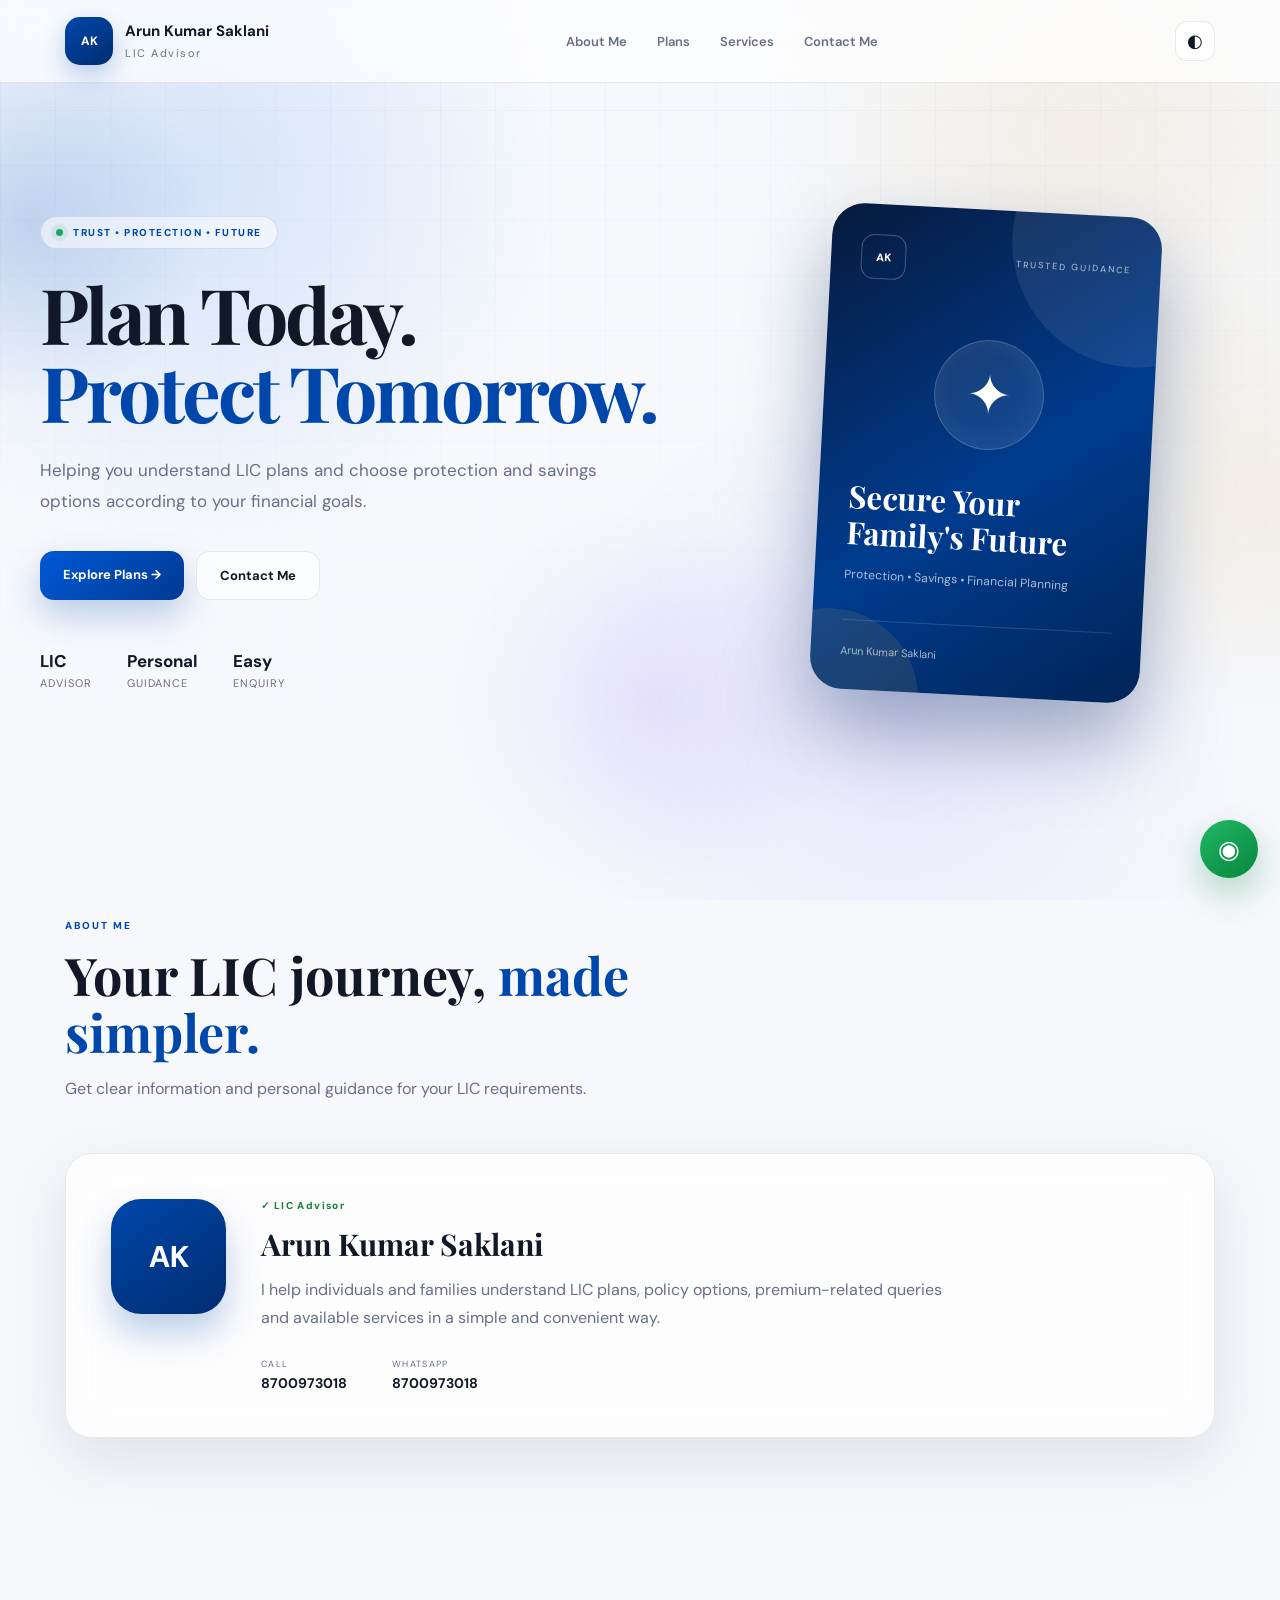
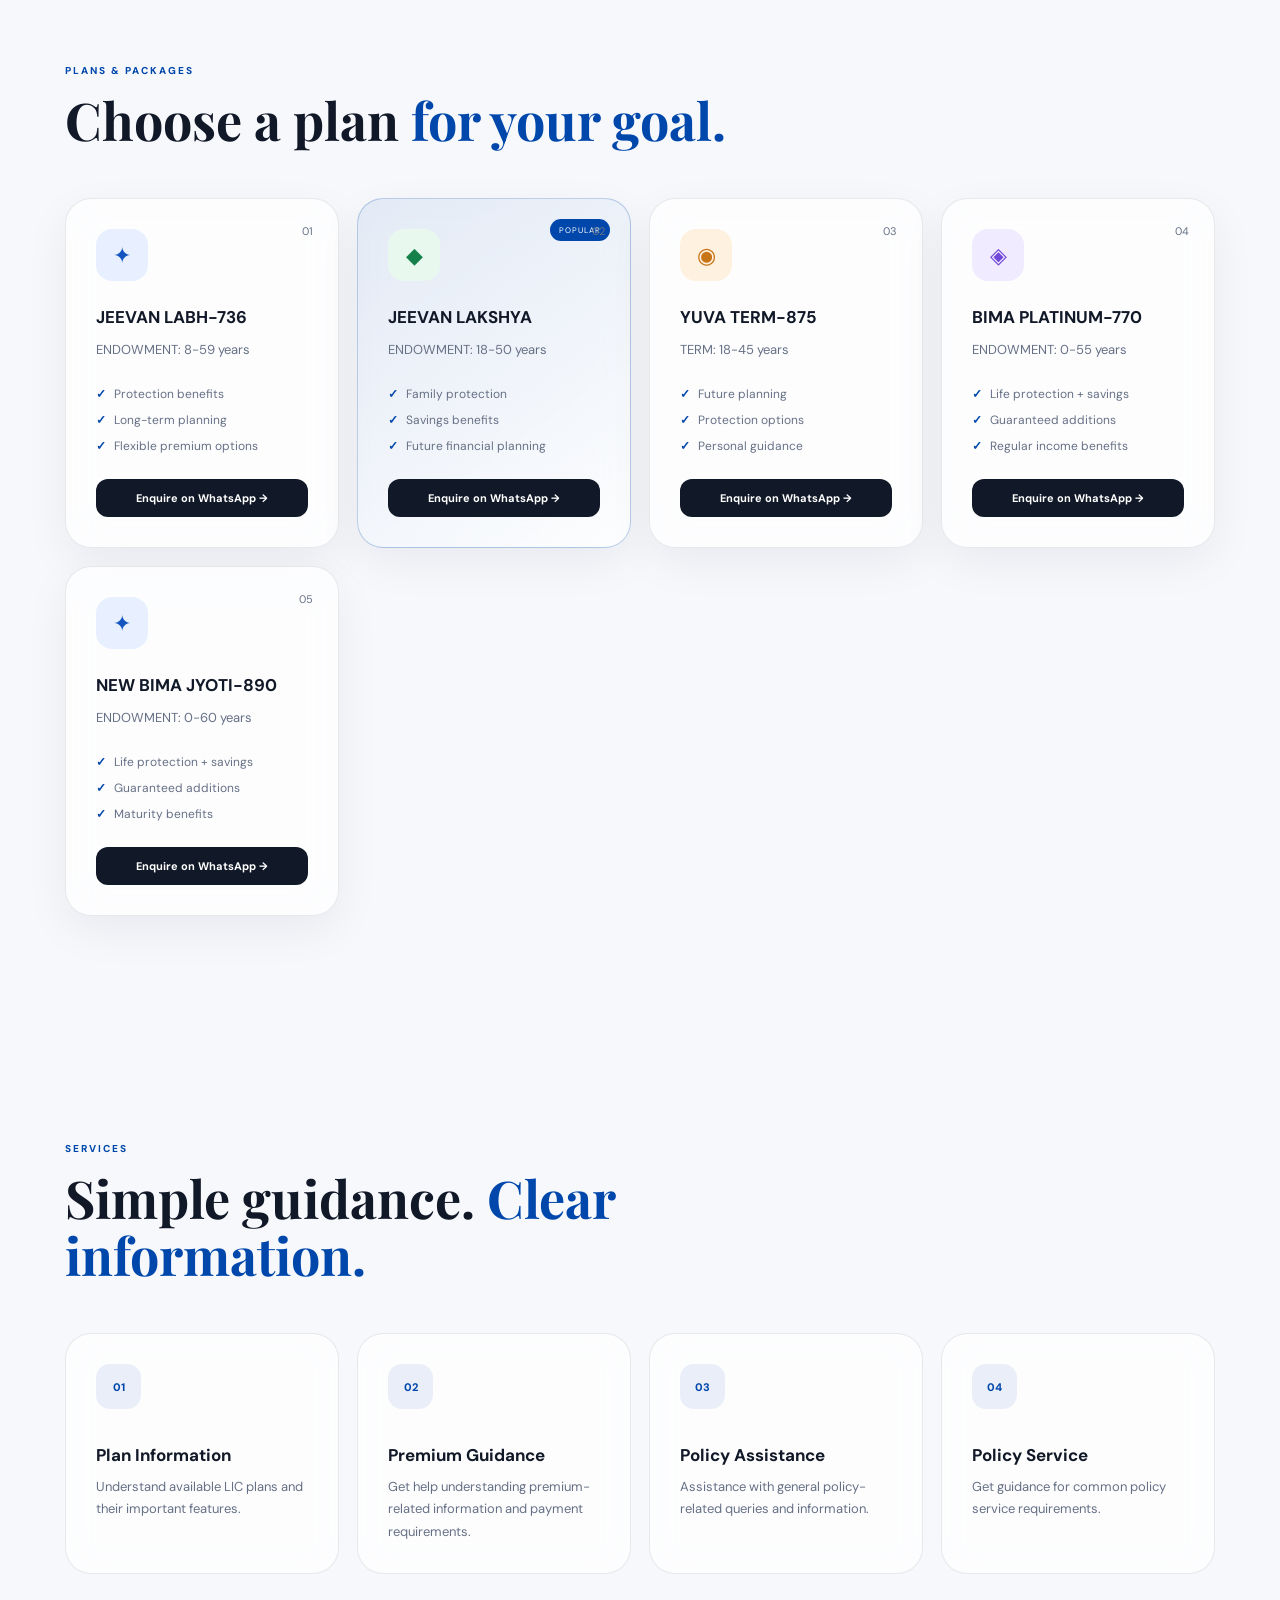
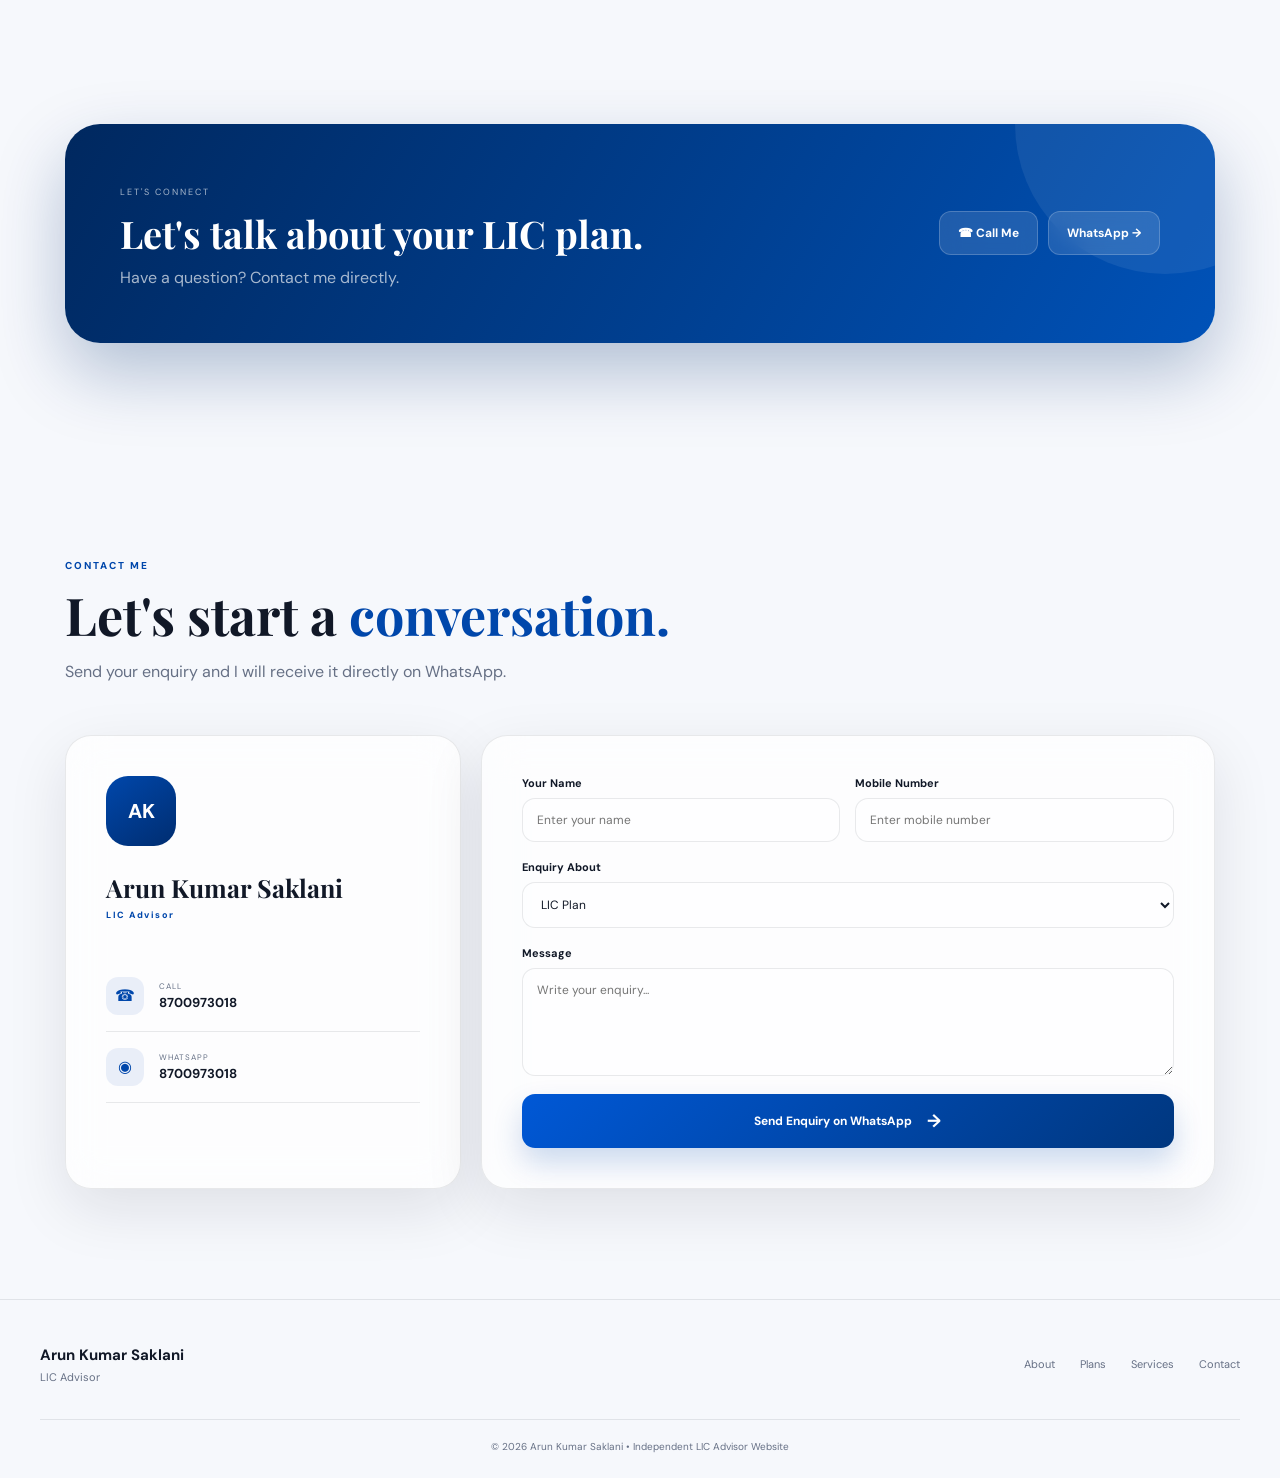
<file: index.html>
<!DOCTYPE html>
<html lang="en">
<head>
<meta charset="UTF-8">
<meta name="viewport" content="width=device-width, initial-scale=1.0">

<title>Arun Kumar Saklani | LIC Advisor</title>

<link rel="stylesheet" href="style.css">
</head>

<body>

<!-- Background -->
<div class="bg">
    <div class="orb orb1"></div>
    <div class="orb orb2"></div>
    <div class="orb orb3"></div>
</div>


<!-- HEADER -->
<header class="header">
    <div class="nav-container">

        <a class="brand" href="#about">
            <div class="brand-mark">AK</div>

            <div class="brand-text">
                <h2>Arun Kumar Saklani</h2>
                <span>LIC Advisor</span>
            </div>
        </a>

        <nav id="navMenu">
            <a href="#about">About Me</a>
            <a href="#plans">Plans</a>
            <a href="#services">Services</a>
            <a href="#contact">Contact Me</a>
        </nav>

        <div class="nav-buttons">
            <button class="theme-btn"
                    onclick="toggleTheme()"
                    aria-label="Toggle theme">
                ◐
            </button>

            <button class="menu-btn"
                    onclick="toggleMenu()"
                    aria-label="Open menu">
                ☰
            </button>
        </div>

    </div>
</header>


<!-- HERO SECTION -->
<section class="hero">

    <div class="hero-container">

        <div class="hero-content">

            <div class="premium-badge">
                <span></span>
                TRUST • PROTECTION • FUTURE
            </div>

            <h1>
                Plan Today.<br>
                <strong>Protect Tomorrow.</strong>
            </h1>

            <p>
                Helping you understand LIC plans and choose protection
                and savings options according to your financial goals.
            </p>

            <div class="hero-buttons">
                <a href="#plans" class="primary-btn">
                    Explore Plans →
                </a>

                <a href="#contact" class="secondary-btn">
                    Contact Me
                </a>
            </div>

            <div class="hero-stats">

                <div>
                    <strong>LIC</strong>
                    <span>Advisor</span>
                </div>

                <div>
                    <strong>Personal</strong>
                    <span>Guidance</span>
                </div>

                <div>
                    <strong>Easy</strong>
                    <span>Enquiry</span>
                </div>

            </div>

        </div>


        <div class="hero-visual">

            <div class="glow-circle"></div>

            <div class="security-card">

                <div class="card-top">
                    <div class="card-symbol">AK</div>
                    <span>TRUSTED GUIDANCE</span>
                </div>

                <div class="shield">✦</div>

                <h3>
                    Secure Your<br>
                    Family's Future
                </h3>

                <p>
                    Protection • Savings • Financial Planning
                </p>

                <div class="card-line"></div>

                <small>
                    Arun Kumar Saklani
                </small>

            </div>

        </div>

    </div>

</section>


<!-- ABOUT SECTION -->
<section id="about" class="section">

    <div class="section-heading">

        <span>ABOUT ME</span>

        <h2>
            Your LIC journey,
            <strong>made simpler.</strong>
        </h2>

        <p>
            Get clear information and personal guidance
            for your LIC requirements.
        </p>

    </div>


    <div class="about-card">

        <div class="profile-symbol">
            AK
        </div>

        <div class="about-content">

            <div class="verified">
                ✓ LIC Advisor
            </div>

            <h3>
                Arun Kumar Saklani
            </h3>

            <p>
                I help individuals and families understand LIC plans,
                policy options, premium-related queries and available
                services in a simple and convenient way.
            </p>

            <div class="contact-mini">

                <div>
                    <span>CALL</span>
                    <strong>8700973018</strong>
                </div>

                <div>
                    <span>WHATSAPP</span>
                    <strong>8700973018</strong>
                </div>

            </div>

        </div>

    </div>

</section>


<!-- PLANS SECTION -->
<section id="plans" class="section plans-section">

    <div class="section-heading">

        <span>PLANS & PACKAGES</span>

        <h2>
            Choose a plan
            <strong>for your goal.</strong>
        </h2>

    </div>


    <div class="plans-grid">


        <!-- PACKAGE 1 -->
        <article class="plan-card">

            <div class="plan-icon blue">
                ✦
            </div>

            <div class="plan-number">
                01
            </div>

            <h3>
                JEEVAN LABH-736
            </h3>

            <p>
                ENDOWMENT: 8-59 years
            </p>

            <ul>
                <li>Protection benefits</li>
                <li>Long-term planning</li>
                <li>Flexible premium options</li>
            </ul>

            <button onclick="planMessage('JEEVAN LABH-736')">
                Enquire on WhatsApp →
            </button>

        </article>


        <!-- PACKAGE 2 -->
        <article class="plan-card featured">

            <div class="popular">
                POPULAR
            </div>

            <div class="plan-icon green">
                ◆
            </div>

            <div class="plan-number">
                02
            </div>

            <h3>
                JEEVAN LAKSHYA
            </h3>

            <p>
                ENDOWMENT: 18-50 years
            </p>

            <ul>
                <li>Family protection</li>
                <li>Savings benefits</li>
                <li>Future financial planning</li>
            </ul>

            <button onclick="planMessage('JEEVAN LAKSHYA')">
                Enquire on WhatsApp →
            </button>

        </article>


        <!-- PACKAGE 3 -->
        <article class="plan-card">

            <div class="plan-icon orange">
                ◉
            </div>

            <div class="plan-number">
                03
            </div>

            <h3>
                YUVA TERM-875
            </h3>

            <p>
                TERM: 18-45 years
            </p>

            <ul>
                <li>Future planning</li>
                <li>Protection options</li>
                <li>Personal guidance</li>
            </ul>

            <button onclick="planMessage('YUVA TERM-875')">
                Enquire on WhatsApp →
            </button>

        </article>


        <!-- PACKAGE 4 -->
        <article class="plan-card">

            <div class="plan-icon purple">
                ◈
            </div>

            <div class="plan-number">
                04
            </div>

            <h3>
                BIMA PLATINUM-770
            </h3>

            <p>
                ENDOWMENT: 0-55 years
            </p>

            <ul>
                <li>Life protection + savings</li>
                <li>Guaranteed additions</li>
                <li>Regular income benefits</li>
            </ul>

            <button onclick="planMessage('BIMA PLATINUM-770')">
                Enquire on WhatsApp →
            </button>

        </article>


        <!-- PACKAGE 5 -->
        <article class="plan-card">

            <div class="plan-icon blue">
                ✦
            </div>

            <div class="plan-number">
                05
            </div>

            <h3>
                NEW BIMA JYOTI-890
            </h3>

            <p>
                ENDOWMENT: 0-60 years
            </p>

            <ul>
                <li>Life protection + savings</li>
                <li>Guaranteed additions</li>
                <li>Maturity benefits</li>
            </ul>

            <button onclick="planMessage('NEW BIMA JYOTI-890')">
                Enquire on WhatsApp →
            </button>

        </article>


    </div>

</section>


<!-- SERVICES SECTION -->
<section id="services" class="section">

    <div class="section-heading">

        <span>SERVICES</span>

        <h2>
            Simple guidance.
            <strong>Clear information.</strong>
        </h2>

    </div>


    <div class="services-grid">


        <div class="service-card">

            <div class="service-icon">
                01
            </div>

            <h3>
                Plan Information
            </h3>

            <p>
                Understand available LIC plans and their
                important features.
            </p>

        </div>


        <div class="service-card">

            <div class="service-icon">
                02
            </div>

            <h3>
                Premium Guidance
            </h3>

            <p>
                Get help understanding premium-related
                information and payment requirements.
            </p>

        </div>


        <div class="service-card">

            <div class="service-icon">
                03
            </div>

            <h3>
                Policy Assistance
            </h3>

            <p>
                Assistance with general policy-related
                queries and information.
            </p>

        </div>


        <div class="service-card">

            <div class="service-icon">
                04
            </div>

            <h3>
                Policy Service
            </h3>

            <p>
                Get guidance for common policy service
                requirements.
            </p>

        </div>


    </div>

</section>


<!-- CTA SECTION -->
<section class="cta-section">

    <div class="cta-card">

        <div>

            <span>
                LET'S CONNECT
            </span>

            <h2>
                Let's talk about
                <strong>your LIC plan.</strong>
            </h2>

            <p>
                Have a question? Contact me directly.
            </p>

        </div>


        <div class="cta-buttons">

            <a href="tel:8700973018">
                ☎ Call Me
            </a>

            <a href="https://wa.me/918700973018"
               target="_blank">
                WhatsApp →
            </a>

        </div>

    </div>

</section>


<!-- CONTACT SECTION -->
<section id="contact" class="section contact-section">

    <div class="section-heading">

        <span>
            CONTACT ME
        </span>

        <h2>
            Let's start a
            <strong>conversation.</strong>
        </h2>

        <p>
            Send your enquiry and I will receive it directly
            on WhatsApp.
        </p>

    </div>


    <div class="contact-grid">


        <!-- CONTACT CARD -->
        <div class="contact-card">

            <div class="contact-logo">
                AK
            </div>

            <h3>
                Arun Kumar Saklani
            </h3>

            <span class="agent-label">
                LIC Advisor
            </span>


            <div class="contact-details">


                <a href="tel:8700973018">

                    <span>☎</span>

                    <div>
                        <small>CALL</small>
                        <strong>8700973018</strong>
                    </div>

                </a>


                <a href="https://wa.me/918700973018"
                   target="_blank">

                    <span>◉</span>

                    <div>
                        <small>WHATSAPP</small>
                        <strong>8700973018</strong>
                    </div>

                </a>


            </div>

        </div>


        <!-- CONTACT FORM -->
        <form class="contact-form"
              onsubmit="sendMessage(event)">


            <div class="form-row">


                <div class="input-group">

                    <label>
                        Your Name
                    </label>

                    <input
                        type="text"
                        id="name"
                        placeholder="Enter your name"
                        required>

                </div>


                <div class="input-group">

                    <label>
                        Mobile Number
                    </label>

                    <input
                        type="tel"
                        id="mobile"
                        placeholder="Enter mobile number"
                        required>

                </div>


            </div>


            <div class="input-group">

                <label>
                    Enquiry About
                </label>

                <select id="enquiry">

                    <option>
                        LIC Plan
                    </option>

                    <option>
                        Premium
                    </option>

                    <option>
                        Policy
                    </option>

                    <option>
                        General Enquiry
                    </option>

                </select>

            </div>


            <div class="input-group">

                <label>
                    Message
                </label>

                <textarea
                    id="message"
                    rows="5"
                    placeholder="Write your enquiry..."
                    required></textarea>

            </div>


            <button
                class="send-btn"
                type="submit">

                Send Enquiry on WhatsApp
                <span>→</span>

            </button>


        </form>

    </div>

</section>


<!-- FOOTER -->
<footer>

    <div class="footer-inner">


        <div>

            <h3>
                Arun Kumar Saklani
            </h3>

            <p>
                LIC Advisor
            </p>

        </div>


        <div class="footer-right">

            <a href="#about">
                About
            </a>

            <a href="#plans">
                Plans
            </a>

            <a href="#services">
                Services
            </a>

            <a href="#contact">
                Contact
            </a>

        </div>


    </div>


    <div class="copyright">

        © 2026 Arun Kumar Saklani
        • Independent LIC Advisor Website

    </div>

</footer>


<!-- FLOATING WHATSAPP -->
<a
    class="floating-whatsapp"
    href="https://wa.me/918700973018"
    target="_blank"
    aria-label="WhatsApp">

    ◉

</a>


<!-- JAVASCRIPT -->
<script src="script.js"></script>

</body>
</html>
</file>
<file: style.css>
@import url('https://fonts.googleapis.com/css2?family=DM+Sans:wght@400;500;600;700&family=Playfair+Display:wght@600;700&display=swap');


/* =========================
   VARIABLES
========================= */

:root {

    --bg: #f6f8fc;

    --surface: rgba(255,255,255,0.72);

    --surface-solid: #ffffff;

    --text: #111827;

    --muted: #667085;

    --primary: #0047ab;

    --primary-dark: #002e73;

    --border: rgba(15,23,42,0.09);

    --shadow:
        0 20px 60px rgba(15,23,42,0.10);

    --radius: 26px;
}


/* DARK MODE */

body.dark {

    --bg: #070b14;

    --surface: rgba(17,24,39,0.72);

    --surface-solid: #101827;

    --text: #f8fafc;

    --muted: #aab4c5;

    --border: rgba(255,255,255,0.10);

    --shadow:
        0 20px 60px rgba(0,0,0,0.35);
}


/* =========================
   RESET
========================= */

* {

    margin: 0;

    padding: 0;

    box-sizing: border-box;
}


html {

    scroll-behavior: smooth;
}


body {

    font-family:
        "DM Sans",
        sans-serif;

    background:
        var(--bg);

    color:
        var(--text);

    overflow-x: hidden;

    transition:
        background .3s ease,
        color .3s ease;
}


a {

    text-decoration: none;

    color: inherit;
}


button,
input,
textarea,
select {

    font-family: inherit;
}


/* =========================
   AESTHETIC BACKGROUND
========================= */

.bg {

    position: fixed;

    inset: 0;

    z-index: -10;

    overflow: hidden;

    background:

        radial-gradient(
            circle at 15% 20%,
            rgba(0,92,230,.13),
            transparent 28%
        ),

        radial-gradient(
            circle at 85% 15%,
            rgba(214,168,79,.12),
            transparent 25%
        ),

        radial-gradient(
            circle at 70% 80%,
            rgba(87,55,255,.09),
            transparent 30%
        );
}


/* BACKGROUND GRID */

.bg::before {

    content: "";

    position: absolute;

    inset: 0;

    background-image:

        linear-gradient(
            rgba(0,71,171,.035) 1px,
            transparent 1px
        ),

        linear-gradient(
            90deg,
            rgba(0,71,171,.035) 1px,
            transparent 1px
        );

    background-size:
        55px 55px;

    mask-image:
        linear-gradient(
            to bottom,
            black,
            transparent 85%
        );
}


.orb {

    position: absolute;

    border-radius: 50%;

    animation:
        float 12s ease-in-out infinite;
}


.orb1 {

    width: 360px;

    height: 360px;

    background:
        radial-gradient(
            circle,
            rgba(0,71,171,.16),
            transparent 70%
        );

    top: 5%;

    left: -150px;
}


.orb2 {

    width: 450px;

    height: 450px;

    background:
        radial-gradient(
            circle,
            rgba(214,168,79,.13),
            transparent 70%
        );

    top: 30%;

    right: -200px;

    animation-delay:
        -4s;
}


.orb3 {

    width: 400px;

    height: 400px;

    background:
        radial-gradient(
            circle,
            rgba(110,70,255,.10),
            transparent 70%
        );

    bottom: 0;

    left: 35%;

    animation-delay:
        -7s;
}


@keyframes float {

    0%,100% {

        transform:
            translateY(0)
            scale(1);
    }

    50% {

        transform:
            translateY(-35px)
            scale(1.05);
    }
}


/* =========================
   HEADER
========================= */

.header {

    position: sticky;

    top: 0;

    z-index: 100;

    backdrop-filter:
        blur(20px);

    background:
        rgba(255,255,255,.65);

    border-bottom:
        1px solid var(--border);
}


body.dark .header {

    background:
        rgba(7,11,20,.70);
}


.nav-container {

    max-width: 1200px;

    margin: auto;

    padding:
        17px 25px;

    display: flex;

    align-items: center;

    justify-content: space-between;

    gap: 20px;
}


/* BRAND */

.brand {

    display: flex;

    align-items: center;

    gap: 12px;
}


.brand-mark {

    width: 48px;

    height: 48px;

    border-radius: 15px;

    display: grid;

    place-items: center;

    color: white;

    font-size: 12px;

    font-weight: 800;

    background:
        linear-gradient(
            145deg,
            #0047ab,
            #002d70
        );

    box-shadow:
        0 10px 25px
        rgba(0,71,171,.25);
}


.brand h2 {

    font-size: 15px;

    font-weight: 700;
}


.brand span {

    font-size: 11px;

    color:
        var(--muted);

    letter-spacing:
        1.5px;
}


/* NAV */

nav {

    display: flex;

    align-items: center;

    gap: 30px;
}


nav a {

    font-size: 13px;

    font-weight: 600;

    color:
        var(--muted);

    transition:
        .25s;
}


nav a:hover {

    color:
        var(--primary);

    transform:
        translateY(-1px);
}


/* NAV BUTTONS */

.nav-buttons {

    display: flex;

    gap: 8px;
}


.theme-btn,
.menu-btn {

    width: 40px;

    height: 40px;

    border:
        1px solid var(--border);

    background:
        var(--surface);

    color:
        var(--text);

    border-radius:
        12px;

    cursor:
        pointer;

    font-size:
        18px;

    backdrop-filter:
        blur(10px);
}


.menu-btn {

    display: none;
}


/* =========================
   HERO
========================= */

.hero {

    min-height:
        720px;

    display:
        flex;

    align-items:
        center;

    padding:
        100px 25px 80px;

    position:
        relative;
}


.hero-container {

    width: 100%;

    max-width:
        1200px;

    margin:
        auto;

    display:
        grid;

    grid-template-columns:
        1.1fr .9fr;

    align-items:
        center;

    gap:
        70px;
}


.premium-badge {

    display:
        inline-flex;

    align-items:
        center;

    gap:
        10px;

    padding:
        9px 15px;

    border-radius:
        100px;

    border:
        1px solid
        rgba(0,71,171,.13);

    background:
        rgba(255,255,255,.55);

    backdrop-filter:
        blur(15px);

    color:
        var(--primary);

    font-size:
        10px;

    font-weight:
        800;

    letter-spacing:
        1.5px;
}


.premium-badge span {

    width:
        7px;

    height:
        7px;

    border-radius:
        50%;

    background:
        #20a464;

    box-shadow:
        0 0 0 5px
        rgba(32,164,100,.10);
}


.hero h1 {

    font-family:
        "Playfair Display",
        serif;

    font-size:
        clamp(48px, 6vw, 78px);

    line-height:
        1.02;

    letter-spacing:
        -3px;

    margin:
        25px 0;
}


.hero h1 strong {

    color:
        var(--primary);
}


.hero-content > p {

    max-width:
        570px;

    font-size:
        17px;

    line-height:
        1.8;

    color:
        var(--muted);
}


/* HERO BUTTONS */

.hero-buttons {

    display:
        flex;

    gap:
        12px;

    margin-top:
        35px;
}


.primary-btn,
.secondary-btn {

    padding:
        15px 23px;

    border-radius:
        14px;

    font-weight:
        700;

    font-size:
        13px;

    transition:
        .3s;
}


.primary-btn {

    color:
        white;

    background:
        linear-gradient(
            135deg,
            #0058d6,
            #003a91
        );

    box-shadow:
        0 15px 35px
        rgba(0,71,171,.25);
}


.primary-btn:hover {

    transform:
        translateY(-3px);

    box-shadow:
        0 20px 45px
        rgba(0,71,171,.35);
}


.secondary-btn {

    background:
        rgba(255,255,255,.65);

    border:
        1px solid var(--border);

    color:
        var(--text);

    backdrop-filter:
        blur(10px);
}


.secondary-btn:hover {

    transform:
        translateY(-3px);
}


/* HERO STATS */

.hero-stats {

    display:
        flex;

    gap:
        35px;

    margin-top:
        50px;
}


.hero-stats div {

    display:
        flex;

    flex-direction:
        column;

    gap:
        4px;
}


.hero-stats strong {

    font-size:
        17px;
}


.hero-stats span {

    color:
        var(--muted);

    font-size:
        11px;

    text-transform:
        uppercase;

    letter-spacing:
        1px;
}


/* =========================
   HERO CARD
========================= */

.hero-visual {

    position:
        relative;

    min-height:
        480px;

    display:
        grid;

    place-items:
        center;
}


.glow-circle {

    position:
        absolute;

    width:
        380px;

    height:
        380px;

    border-radius:
        50%;

    background:
        radial-gradient(
            circle,
            rgba(0,71,171,.18),
            transparent 68%
        );

    filter:
        blur(5px);
}


.security-card {

    width:
        330px;

    min-height:
        420px;

    padding:
        30px;

    border-radius:
        32px;

    color:
        white;

    position:
        relative;

    overflow:
        hidden;

    background:
        linear-gradient(
            145deg,
            #071a3d,
            #003c8f 55%,
            #002456
        );

    box-shadow:
        0 40px 80px
        rgba(0,35,90,.35);

    transform:
        rotate(3deg);

    transition:
        .5s;
}


.security-card:hover {

    transform:
        rotate(0deg)
        translateY(-8px);
}


.security-card::before {

    content:
        "";

    position:
        absolute;

    width:
        250px;

    height:
        250px;

    border-radius:
        50%;

    top:
        -100px;

    right:
        -100px;

    background:
        rgba(255,255,255,.08);
}


.security-card::after {

    content:
        "";

    position:
        absolute;

    width:
        180px;

    height:
        180px;

    border-radius:
        50%;

    bottom:
        -100px;

    left:
        -70px;

    background:
        rgba(214,168,79,.12);
}


.card-top {

    display:
        flex;

    justify-content:
        space-between;

    align-items:
        center;

    position:
        relative;

    z-index:
        2;
}


.card-top span {

    font-size:
        9px;

    letter-spacing:
        2px;

    opacity:
        .7;
}


.card-symbol {

    width:
        45px;

    height:
        45px;

    display:
        grid;

    place-items:
        center;

    border-radius:
        13px;

    border:
        1px solid
        rgba(255,255,255,.25);

    font-size:
        11px;

    font-weight:
        800;
}


.shield {

    width:
        110px;

    height:
        110px;

    border-radius:
        50%;

    margin:
        55px auto 35px;

    display:
        grid;

    place-items:
        center;

    font-size:
        55px;

    border:
        1px solid
        rgba(255,255,255,.2);

    background:
        rgba(255,255,255,.08);

    box-shadow:
        inset 0 0 30px
        rgba(255,255,255,.06);
}


.security-card h3 {

    font-family:
        "Playfair Display",
        serif;

    font-size:
        31px;

    line-height:
        1.15;

    position:
        relative;

    z-index:
        2;
}


.security-card p {

    margin-top:
        16px;

    color:
        rgba(255,255,255,.68);

    font-size:
        12px;

    line-height:
        1.6;
}


.card-line {

    height:
        1px;

    background:
        rgba(255,255,255,.15);

    margin:
        35px 0 18px;
}


.security-card small {

    color:
        rgba(255,255,255,.65);

    font-size:
        11px;
}


/* =========================
   SECTIONS
========================= */

.section {

    max-width:
        1200px;

    margin:
        auto;

    padding:
        110px 25px;
}


.section-heading {

    max-width:
        720px;

    margin-bottom:
        50px;
}


.section-heading > span {

    color:
        var(--primary);

    font-size:
        10px;

    font-weight:
        800;

    letter-spacing:
        2px;
}


.section-heading h2 {

    font-family:
        "Playfair Display",
        serif;

    font-size:
        clamp(34px, 5vw, 52px);

    line-height:
        1.1;

    margin-top:
        12px;
}


.section-heading h2 strong {

    color:
        var(--primary);
}


.section-heading p {

    color:
        var(--muted);

    margin-top:
        15px;

    line-height:
        1.7;
}


/* =========================
   ABOUT
========================= */

.about-card {

    display:
        flex;

    gap:
        35px;

    padding:
        45px;

    border:
        1px solid var(--border);

    background:
        var(--surface);

    backdrop-filter:
        blur(20px);

    border-radius:
        var(--radius);

    box-shadow:
        var(--shadow);
}


.profile-symbol {

    min-width:
        115px;

    height:
        115px;

    border-radius:
        30px;

    display:
        grid;

    place-items:
        center;

    color:
        white;

    font-size:
        30px;

    font-weight:
        800;

    background:
        linear-gradient(
            145deg,
            #0047ab,
            #002d70
        );

    box-shadow:
        0 20px 35px
        rgba(0,71,171,.25);
}


.verified {

    color:
        #15803d;

    font-size:
        10px;

    font-weight:
        800;

    letter-spacing:
        1.4px;

    margin-bottom:
        12px;
}


.about-content h3 {

    font-family:
        "Playfair Display",
        serif;

    font-size:
        30px;
}


.about-content > p {

    color:
        var(--muted);

    line-height:
        1.8;

    margin-top:
        12px;

    max-width:
        700px;
}


.contact-mini {

    display:
        flex;

    gap:
        45px;

    margin-top:
        25px;
}


.contact-mini div {

    display:
        flex;

    flex-direction:
        column;

    gap:
        4px;
}


.contact-mini span {

    font-size:
        9px;

    color:
        var(--muted);

    letter-spacing:
        1.3px;
}


.contact-mini strong {

    font-size:
        14px;
}


/* =========================
   PLANS
========================= */

.plans-grid {

    display:
        grid;

    grid-template-columns:
        repeat(4,1fr);

    gap:
        18px;
}


.plan-card {

    padding:
        30px;

    border-radius:
        var(--radius);

    background:
        var(--surface);

    border:
        1px solid var(--border);

    backdrop-filter:
        blur(20px);

    box-shadow:
        0 15px 45px
        rgba(15,23,42,.06);

    position:
        relative;

    overflow:
        hidden;

    transition:
        .35s;
}


.plan-card:hover {

    transform:
        translateY(-8px);

    box-shadow:
        0 25px 60px
        rgba(15,23,42,.12);
}


.plan-card.featured {

    border:
        1px solid
        rgba(0,71,171,.25);

    background:
        linear-gradient(
            145deg,
            rgba(0,71,171,.08),
            var(--surface)
        );
}


.popular {

    position:
        absolute;

    top:
        20px;

    right:
        20px;

    font-size:
        8px;

    letter-spacing:
        1px;

    padding:
        6px 9px;

    border-radius:
        50px;

    background:
        var(--primary);

    color:
        white;
}


.plan-icon {

    width:
        52px;

    height:
        52px;

    border-radius:
        16px;

    display:
        grid;

    place-items:
        center;

    font-size:
        22px;

    margin-bottom:
        25px;
}


.blue {

    background:
        #e8f0ff;

    color:
        #1455c0;
}


.green {

    background:
        #e8f8ef;

    color:
        #16804a;
}


.purple {

    background:
        #f0ebff;

    color:
        #7047d9;
}


.orange {

    background:
        #fff1df;

    color:
        #c87518;
}


.plan-number {

    position:
        absolute;

    top:
        25px;

    right:
        25px;

    color:
        var(--muted);

    font-size:
        11px;
}


.plan-card h3 {

    font-size:
        17px;

    margin-bottom:
        12px;
}


.plan-card p {

    color:
        var(--muted);

    font-size:
        13px;

    line-height:
        1.6;
}


.plan-card ul {

    list-style:
        none;

    margin:
        25px 0;
}


.plan-card li {

    font-size:
        12px;

    color:
        var(--muted);

    margin-bottom:
        10px;
}


.plan-card li::before {

    content:
        "✓";

    color:
        var(--primary);

    font-weight:
        800;

    margin-right:
        8px;
}


.plan-card button {

    width:
        100%;

    padding:
        12px;

    border:
        0;

    border-radius:
        12px;

    background:
        var(--text);

    color:
        var(--surface-solid);

    cursor:
        pointer;

    font-size:
        11px;

    font-weight:
        700;

    transition:
        .25s;
}


.plan-card button:hover {

    background:
        var(--primary);

    color:
        white;
}


/* =========================
   SERVICES
========================= */

.services-grid {

    display:
        grid;

    grid-template-columns:
        repeat(4,1fr);

    gap:
        18px;
}


.service-card {

    padding:
        30px;

    min-height:
        230px;

    border-radius:
        var(--radius);

    background:
        var(--surface);

    border:
        1px solid var(--border);

    backdrop-filter:
        blur(18px);

    transition:
        .3s;
}


.service-card:hover {

    transform:
        translateY(-6px);

    border-color:
        rgba(0,71,171,.20);
}


.service-icon {

    width:
        45px;

    height:
        45px;

    border-radius:
        14px;

    display:
        grid;

    place-items:
        center;

    background:
        rgba(0,71,171,.08);

    color:
        var(--primary);

    font-weight:
        800;

    font-size:
        11px;

    margin-bottom:
        35px;
}


.service-card h3 {

    font-size:
        17px;

    margin-bottom:
        10px;
}


.service-card p {

    color:
        var(--muted);

    font-size:
        13px;

    line-height:
        1.7;
}


/* =========================
   CTA
========================= */

.cta-section {

    max-width:
        1200px;

    margin:
        auto;

    padding:
        40px 25px 100px;
}


.cta-card {

    padding:
        55px;

    border-radius:
        35px;

    color:
        white;

    display:
        flex;

    align-items:
        center;

    justify-content:
        space-between;

    gap:
        40px;

    position:
        relative;

    overflow:
        hidden;

    background:
        linear-gradient(
            120deg,
            #00285f,
            #0052b8
        );

    box-shadow:
        0 30px 70px
        rgba(0,48,110,.28);
}


.cta-card::after {

    content:
        "";

    position:
        absolute;

    width:
        300px;

    height:
        300px;

    border-radius:
        50%;

    right:
        -100px;

    top:
        -150px;

    background:
        rgba(255,255,255,.07);
}


.cta-card > div {

    position:
        relative;

    z-index:
        2;
}


.cta-card span {

    font-size:
        9px;

    letter-spacing:
        2px;

    opacity:
        .65;
}


.cta-card h2 {

    font-family:
        "Playfair Display",
        serif;

    font-size:
        38px;

    margin-top:
        8px;
}


.cta-card p {

    margin-top:
        8px;

    opacity:
        .65;
}


.cta-buttons {

    display:
        flex;

    gap:
        10px;
}


.cta-buttons a {

    padding:
        13px 18px;

    border-radius:
        12px;

    font-size:
        12px;

    font-weight:
        700;

    background:
        rgba(255,255,255,.12);

    border:
        1px solid
        rgba(255,255,255,.20);

    backdrop-filter:
        blur(10px);
}


/* =========================
   CONTACT
========================= */

.contact-grid {

    display:
        grid;

    grid-template-columns:
        .7fr 1.3fr;

    gap:
        20px;
}


.contact-card,
.contact-form {

    padding:
        40px;

    border-radius:
        var(--radius);

    background:
        var(--surface);

    border:
        1px solid var(--border);

    backdrop-filter:
        blur(20px);

    box-shadow:
        var(--shadow);
}


.contact-logo {

    width:
        70px;

    height:
        70px;

    border-radius:
        22px;

    display:
        grid;

    place-items:
        center;

    background:
        linear-gradient(
            145deg,
            #0047ab,
            #002d70
        );

    color:
        white;

    font-size:
        20px;

    font-weight:
        800;

    margin-bottom:
        25px;
}


.contact-card h3 {

    font-family:
        "Playfair Display",
        serif;

    font-size:
        25px;
}


.agent-label {

    display:
        block;

    color:
        var(--primary);

    font-size:
        9px;

    font-weight:
        800;

    letter-spacing:
        1.5px;

    margin-top:
        5px;
}


.contact-details {

    margin-top:
        40px;
}


.contact-details a {

    display:
        flex;

    align-items:
        center;

    gap:
        15px;

    padding:
        16px 0;

    border-bottom:
        1px solid var(--border);
}


.contact-details a > span {

    width:
        38px;

    height:
        38px;

    display:
        grid;

    place-items:
        center;

    border-radius:
        12px;

    background:
        rgba(0,71,171,.08);

    color:
        var(--primary);
}


.contact-details div {

    display:
        flex;

    flex-direction:
        column;

    gap:
        3px;
}


.contact-details small {

    font-size:
        8px;

    color:
        var(--muted);

    letter-spacing:
        1px;
}


.contact-details strong {

    font-size:
        13px;
}


/* FORM */

.form-row {

    display:
        grid;

    grid-template-columns:
        1fr 1fr;

    gap:
        15px;
}


.input-group {

    display:
        flex;

    flex-direction:
        column;

    gap:
        8px;

    margin-bottom:
        18px;
}


.input-group label {

    font-size:
        11px;

    font-weight:
        700;
}


.input-group input,
.input-group textarea,
.input-group select {

    width:
        100%;

    border:
        1px solid var(--border);

    background:
        rgba(255,255,255,.35);

    color:
        var(--text);

    outline:
        none;

    border-radius:
        13px;

    padding:
        13px 14px;

    font-size:
        12px;

    resize:
        vertical;
}


body.dark
.input-group input,
body.dark
.input-group textarea,
body.dark
.input-group select {

    background:
        rgba(255,255,255,.04);
}


.input-group input:focus,
.input-group textarea:focus,
.input-group select:focus {

    border-color:
        rgba(0,71,171,.45);

    box-shadow:
        0 0 0 4px
        rgba(0,71,171,.07);
}


.send-btn {

    width:
        100%;

    border:
        0;

    padding:
        15px;

    border-radius:
        13px;

    background:
        linear-gradient(
            135deg,
            #0058d6,
            #00377f
        );

    color:
        white;

    font-size:
        12px;

    font-weight:
        700;

    cursor:
        pointer;

    display:
        flex;

    align-items:
        center;

    justify-content:
        center;

    gap:
        15px;

    box-shadow:
        0 15px 30px
        rgba(0,71,171,.20);
}


.send-btn span {

    font-size:
        18px;
}


/* =========================
   FOOTER
========================= */

footer {

    border-top:
        1px solid var(--border);

    padding:
        45px 25px 25px;
}


.footer-inner {

    max-width:
        1200px;

    margin:
        auto;

    display:
        flex;

    justify-content:
        space-between;

    gap:
        30px;
}


.footer-inner h3 {

    font-size:
        15px;
}


.footer-inner p {

    color:
        var(--muted);

    font-size:
        11px;

    margin-top:
        5px;
}


.footer-right {

    display:
        flex;

    gap:
        25px;

    align-items:
        center;
}


.footer-right a {

    color:
        var(--muted);

    font-size:
        11px;
}


.footer-right a:hover {

    color:
        var(--primary);
}


.copyright {

    max-width:
        1200px;

    margin:
        35px auto 0;

    padding-top:
        20px;

    border-top:
        1px solid var(--border);

    text-align:
        center;

    color:
        var(--muted);

    font-size:
        10px;
}


/* =========================
   FLOATING WHATSAPP
========================= */

.floating-whatsapp {

    position:
        fixed;

    right:
        22px;

    bottom:
        22px;

    width:
        58px;

    height:
        58px;

    display:
        grid;

    place-items:
        center;

    border-radius:
        50%;

    background:
        linear-gradient(
            145deg,
            #20b965,
            #07853e
        );

    color:
        white;

    font-size:
        25px;

    box-shadow:
        0 15px 35px
        rgba(15,130,70,.30);

    z-index:
        90;

    transition:
        .3s;
}


.floating-whatsapp:hover {

    transform:
        translateY(-5px)
        scale(1.05);
}


/* =========================
   TABLET
========================= */

@media(max-width:900px) {

    nav {

        display:
            none;

        position:
            absolute;

        left:
            20px;

        right:
            20px;

        top:
            75px;

        padding:
            20px;

        flex-direction:
            column;

        align-items:
            stretch;

        background:
            var(--surface-solid);

        border:
            1px solid var(--border);

        border-radius:
            20px;

        box-shadow:
            var(--shadow);
    }


    nav.active {

        display:
            flex;
    }


    .menu-btn {

        display:
            block;
    }


    .hero-container {

        grid-template-columns:
            1fr;

        text-align:
            center;
    }


    .hero-content > p {

        margin:
            auto;
    }


    .hero-buttons,
    .hero-stats {

        justify-content:
            center;
    }


    .hero-visual {

        min-height:
            430px;
    }


    .plans-grid,
    .services-grid {

        grid-template-columns:
            repeat(2,1fr);
    }


    .contact-grid {

        grid-template-columns:
            1fr;
    }

}


/* =========================
   MOBILE
========================= */

@media(max-width:600px) {

    .nav-container {

        padding:
            13px 17px;
    }


    .brand h2 {

        font-size:
            13px;
    }


    .brand span {

        font-size:
            9px;
    }


    .brand-mark {

        width:
            42px;

        height:
            42px;
    }


    .hero {

        padding:
            75px 18px 60px;
    }


    .hero h1 {

        font-size:
            47px;

        letter-spacing:
            -2px;
    }


    .hero-content > p {

        font-size:
            14px;
    }


    .hero-buttons {

        flex-direction:
            column;
    }


    .primary-btn,
    .secondary-btn {

        text-align:
            center;

        width:
            100%;
    }


    .hero-stats {

        gap:
            20px;
    }


    .security-card {

        width:
            290px;

        min-height:
            390px;
    }


    .section {

        padding:
            75px 18px;
    }


    .about-card {

        padding:
            25px;

        flex-direction:
            column;
    }


    .contact-mini {

        flex-direction:
            column;

        gap:
            15px;
    }


    .plans-grid,
    .services-grid {

        grid-template-columns:
            1fr;
    }


    .cta-section {

        padding:
            20px 18px 70px;
    }


    .cta-card {

        padding:
            35px 25px;

        flex-direction:
            column;

        align-items:
            flex-start;
    }


    .cta-card h2 {

        font-size:
            32px;
    }


    .cta-buttons {

        width:
            100%;

        flex-direction:
            column;
    }


    .cta-buttons a {

        text-align:
            center;
    }


    .contact-card,
    .contact-form {

        padding:
            25px;
    }


    .form-row {

        grid-template-columns:
            1fr;
    }


    .footer-inner {

        flex-direction:
            column;
    }


    .footer-right {

        flex-wrap:
            wrap;
    }

}
</file>
